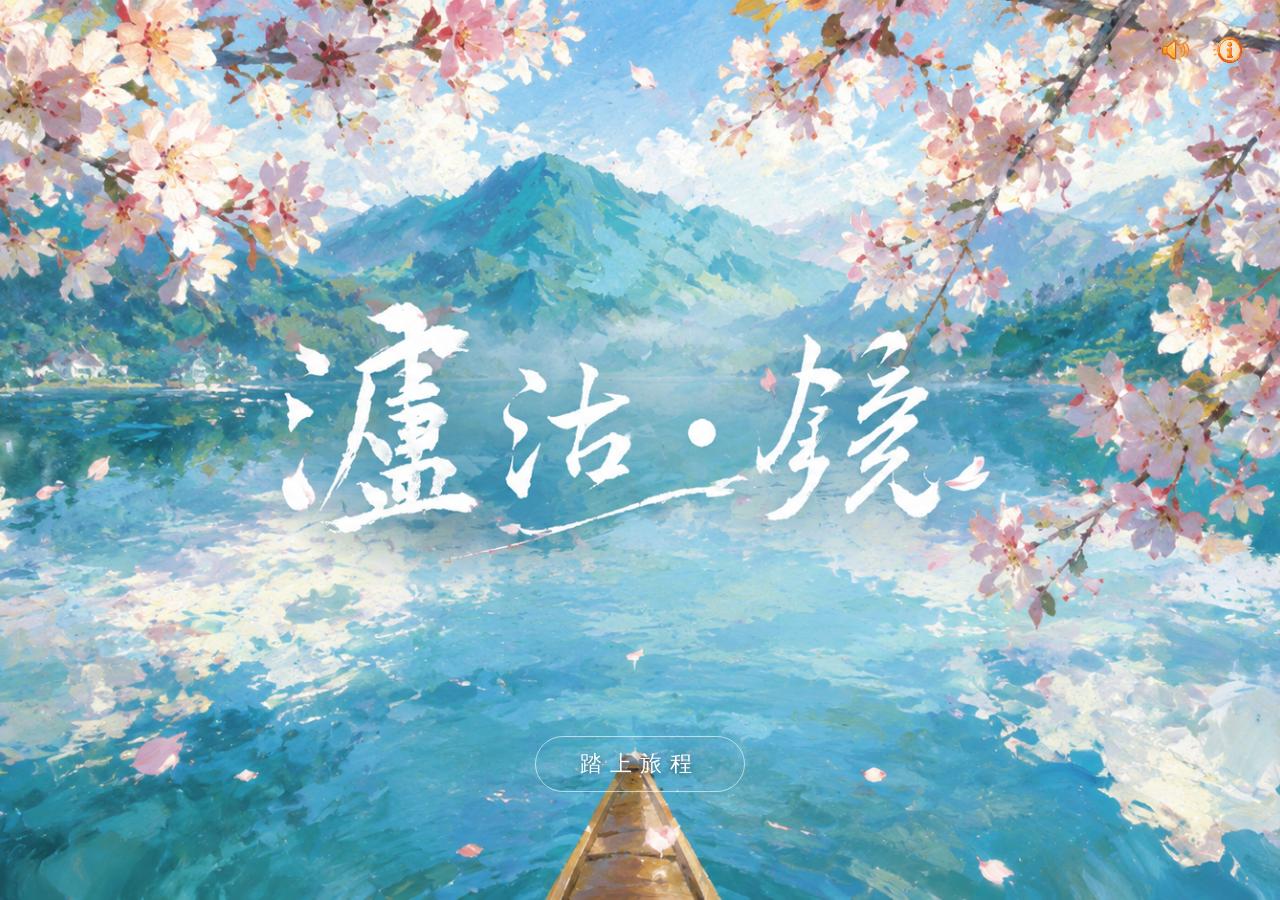
<file: index.html>
<!DOCTYPE html>
<html lang="zh-CN">

<head>
    <meta charset="UTF-8">
    <meta name="viewport" content="width=device-width, initial-scale=1.0">
    <title>泸沽·镜 | Lugu Mirror</title>
    <link rel="stylesheet" href="css/style.css">
</head>

<body class="index-page">

    <!-- 背景音乐 -->
    <audio id="bgm" src="audio/MoonlakeWaiting.mp3" loop></audio>

    <!-- 主概念图（占满全屏） -->
    <img src="images/主概念图.png" alt="泸沽·镜" class="index-bg">

    <!-- 右上角图标区：音乐开关 + 详情简介 -->
    <div class="index-icons">
        <button id="musicToggle" class="icon-btn" title="音乐开关">
            <img src="images/icon-music-on.png" alt="音乐">
        </button>
        <button id="infoToggle" class="icon-btn" title="详情简介">
            <img src="images/icon-info.png" alt="详情">
        </button>
    </div>

    <!-- 详情简介面板（默认隐藏） -->
    <div id="infoPanel" class="info-panel">
        <div class="info-panel-inner">
            <button id="infoClose" class="info-close" title="关闭">×</button>
            <h2>泸沽·镜</h2>
            <p>一个关于摩梭文化的沉浸式科普作品</p>
            <p>视觉小说 * 视听博物馆</p>
            <div class="info-footer">溪呐咪制作组</div>
        </div>
    </div>

    <!-- 踏上旅程 -->
    <div class="journey-btn" onclick="location.href='overview.html'">
        踏上旅程
    </div>

    <script src="js/index.js"></script>

</body>

</html>
</file>
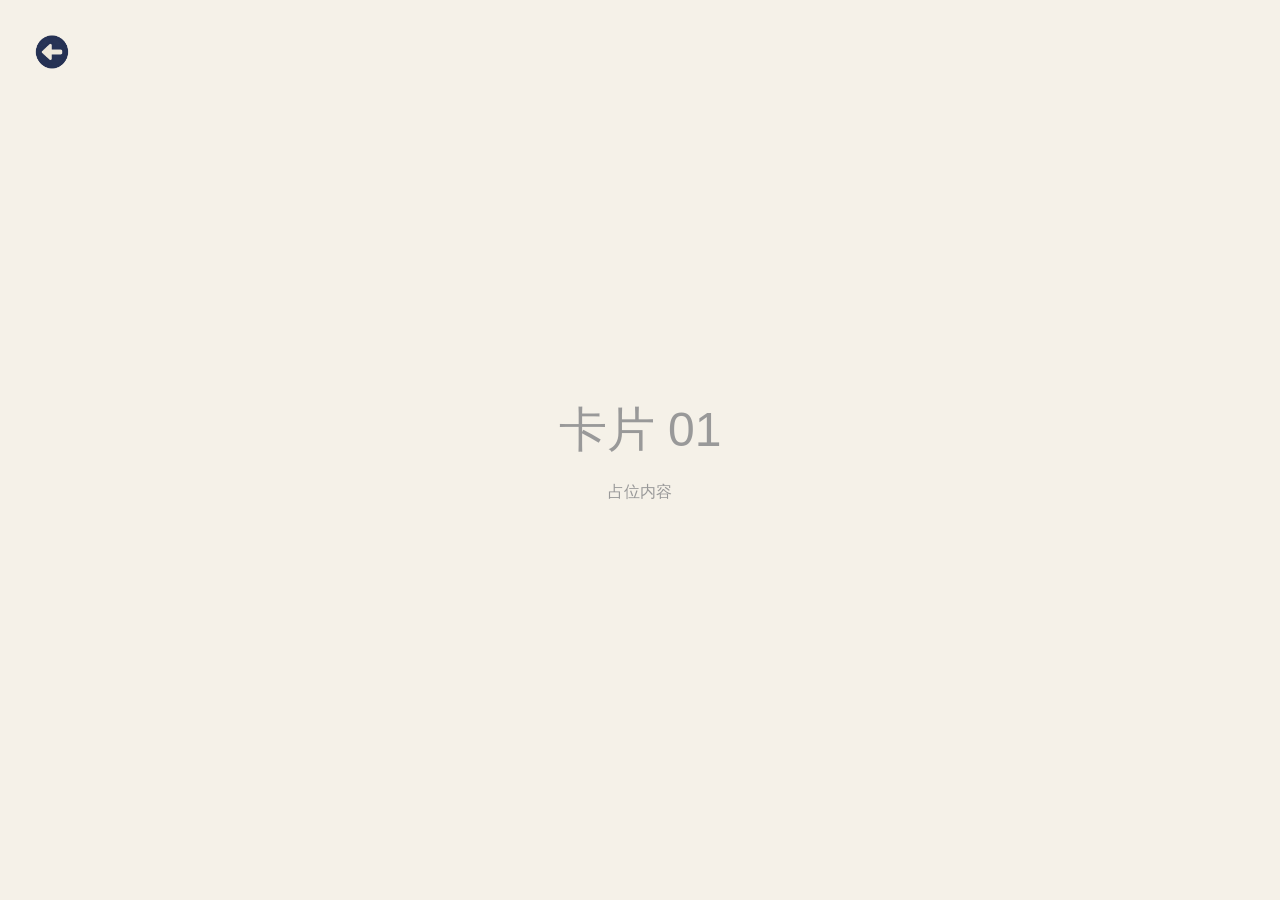
<file: card01.html>
<!DOCTYPE html>
<html lang="zh-CN">

<head>
    <meta charset="UTF-8">
    <meta name="viewport" content="width=device-width, initial-scale=1.0">
    <title>卡片 01 | 泸沽·镜</title>
    <link rel="stylesheet" href="css/style.css">
</head>

<body class="card-page">

    <div class="card-placeholder">
        <h1>卡片 01</h1>
        <p>占位内容</p>
    </div>

    <a href="lib.html" class="back-btn">
        <img src="images/icon-back.png" alt="返回">
    </a>

</body>

</html>
</file>
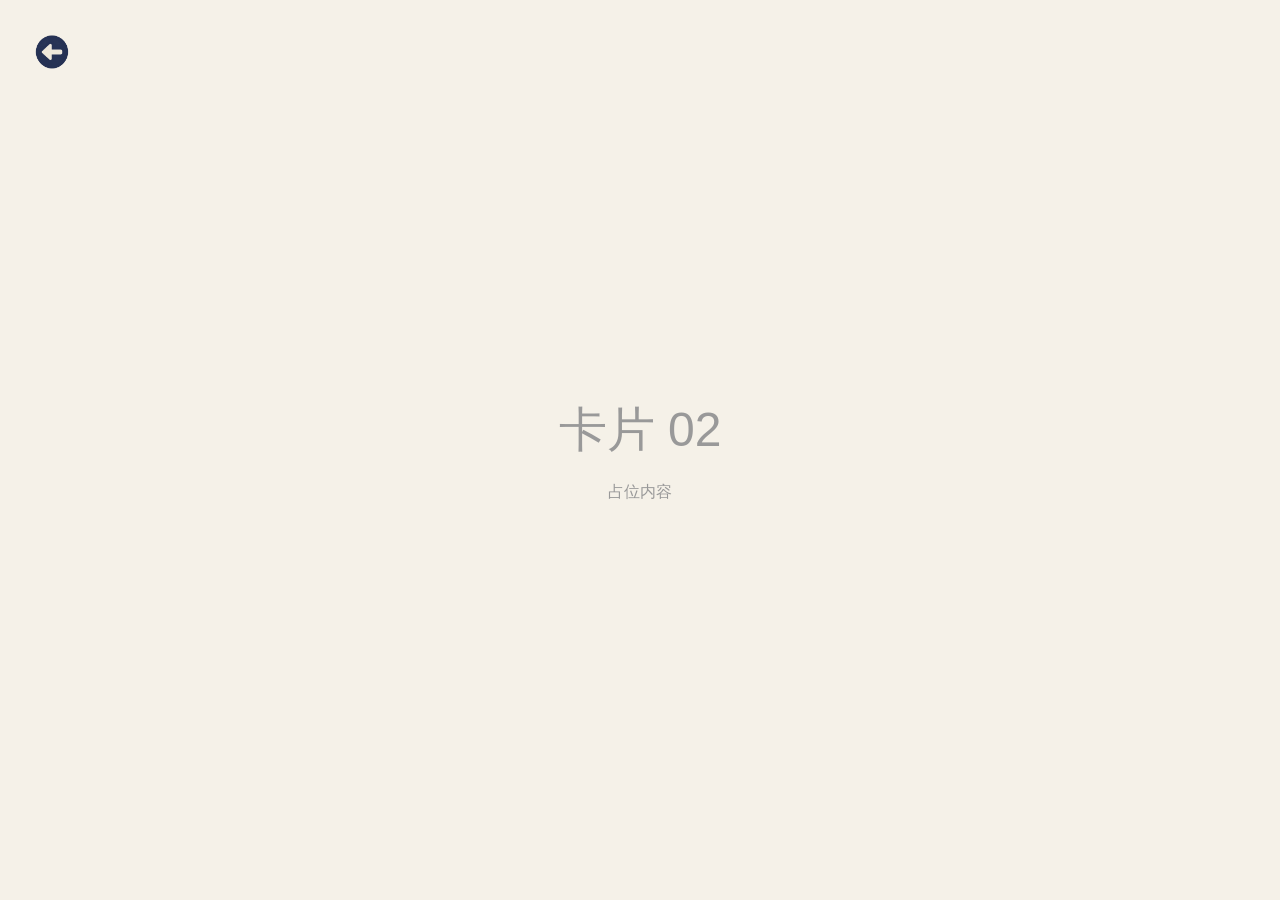
<file: card02.html>
<!DOCTYPE html>
<html lang="zh-CN">

<head>
    <meta charset="UTF-8">
    <meta name="viewport" content="width=device-width, initial-scale=1.0">
    <title>卡片 02 | 泸沽·镜</title>
    <link rel="stylesheet" href="css/style.css">
</head>

<body class="card-page">

    <div class="card-placeholder">
        <h1>卡片 02</h1>
        <p>占位内容</p>
    </div>

    <a href="lib.html" class="back-btn">
        <img src="images/icon-back.png" alt="返回">
    </a>

</body>

</html>
</file>
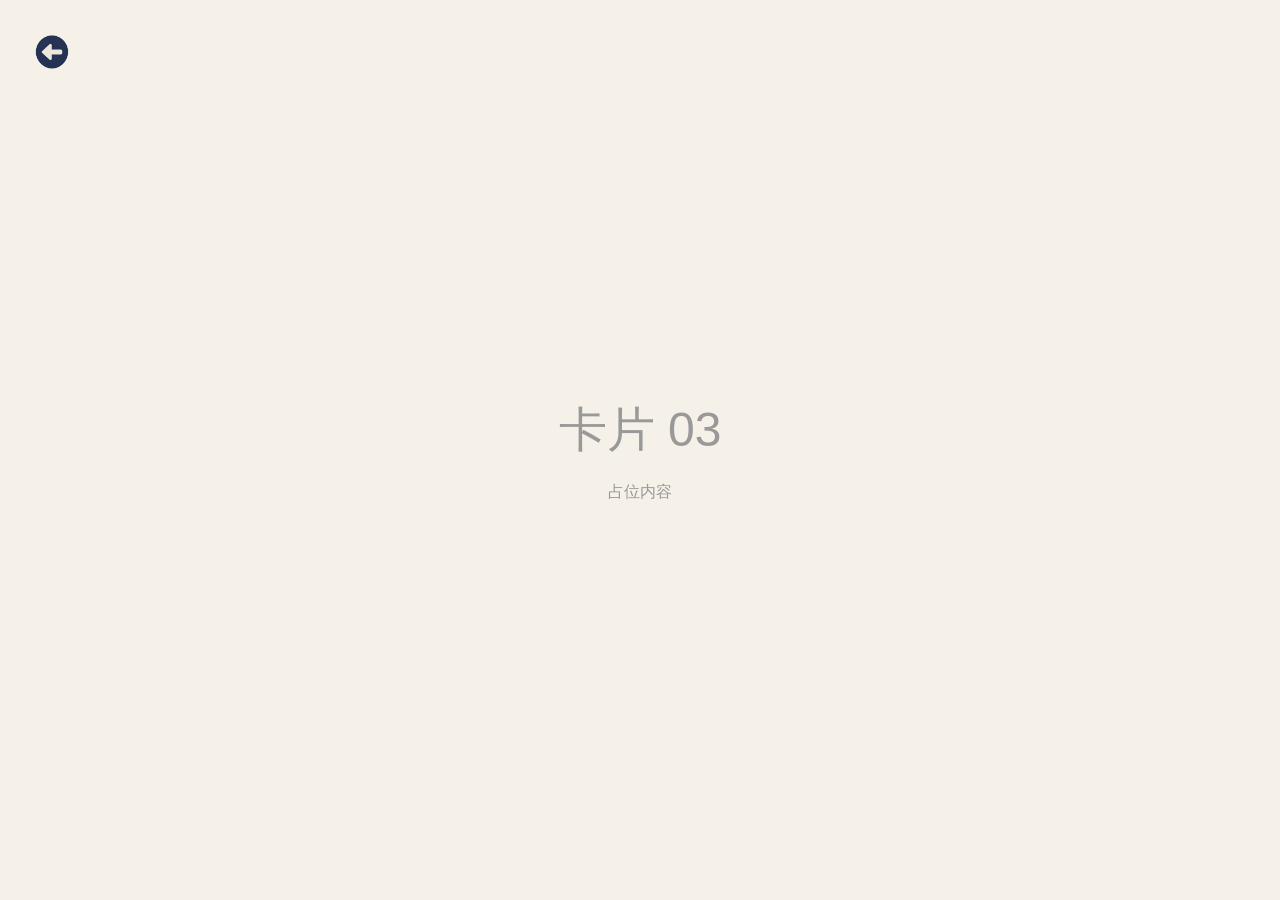
<file: card03.html>
<!DOCTYPE html>
<html lang="zh-CN">

<head>
    <meta charset="UTF-8">
    <meta name="viewport" content="width=device-width, initial-scale=1.0">
    <title>卡片 03 | 泸沽·镜</title>
    <link rel="stylesheet" href="css/style.css">
</head>

<body class="card-page">

    <div class="card-placeholder">
        <h1>卡片 03</h1>
        <p>占位内容</p>
    </div>

    <a href="lib.html" class="back-btn">
        <img src="images/icon-back.png" alt="返回">
    </a>

</body>

</html>
</file>
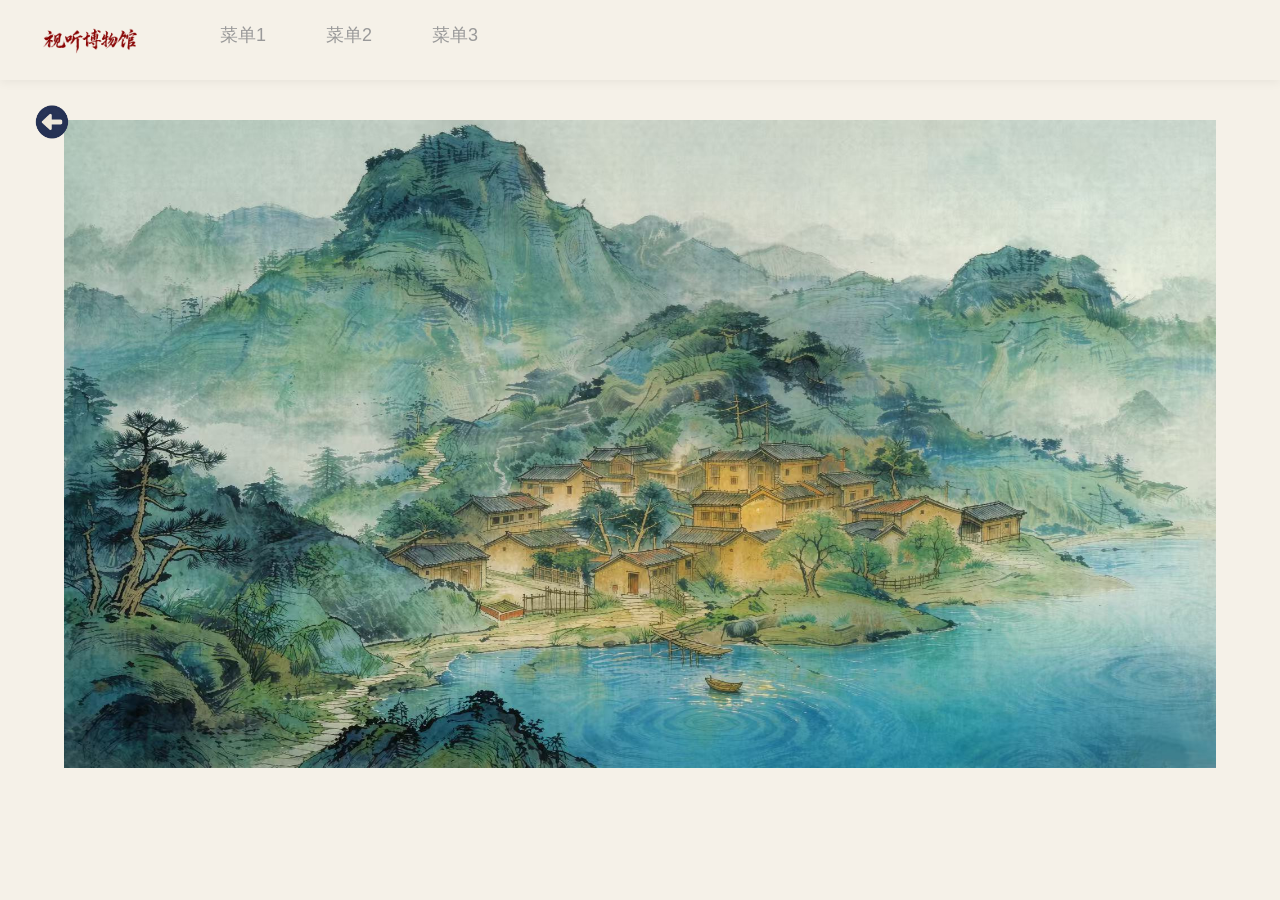
<file: lib.html>
<!DOCTYPE html>
<html lang="zh-CN">

<head>
    <meta charset="UTF-8">
    <meta name="viewport" content="width=device-width, initial-scale=1.0">
    <title>视听博物馆 | 泸沽·镜</title>
    <link rel="stylesheet" href="css/style.css">
</head>

<body class="lib-page">

    <!-- 返回键 -->
    <a href="overview.html" class="back-btn">
        <img src="images/icon-back.png" alt="返回">
    </a>

    <!-- 固定菜单栏 -->
    <nav class="lib-nav">
        <img src="images/视听博物馆.png" alt="视听博物馆" class="lib-logo">
        <div class="lib-menu">
            <span class="menu-item">菜单1</span>
            <span class="menu-item">菜单2</span>
            <span class="menu-item">菜单3</span>
        </div>
    </nav>

    <!-- 地图区域 -->
    <div class="map-container">
        <img src="images/map.png" alt="文化地图" class="map-img">

        <!-- 三个可点击热点：位置和大小后续调整 -->
        <div class="hotspot" style="left: 8%;  top: 30%; width: 22%; height: 35%;"
            onclick="location.href='card01.html'"></div>
        <div class="hotspot" style="left: 39%; top: 30%; width: 22%; height: 35%;"
            onclick="location.href='card02.html'"></div>
        <div class="hotspot" style="left: 70%; top: 30%; width: 22%; height: 35%;"
            onclick="location.href='card03.html'"></div>
    </div>

    <script src="js/lib.js"></script>
</body>

</html>
</file>
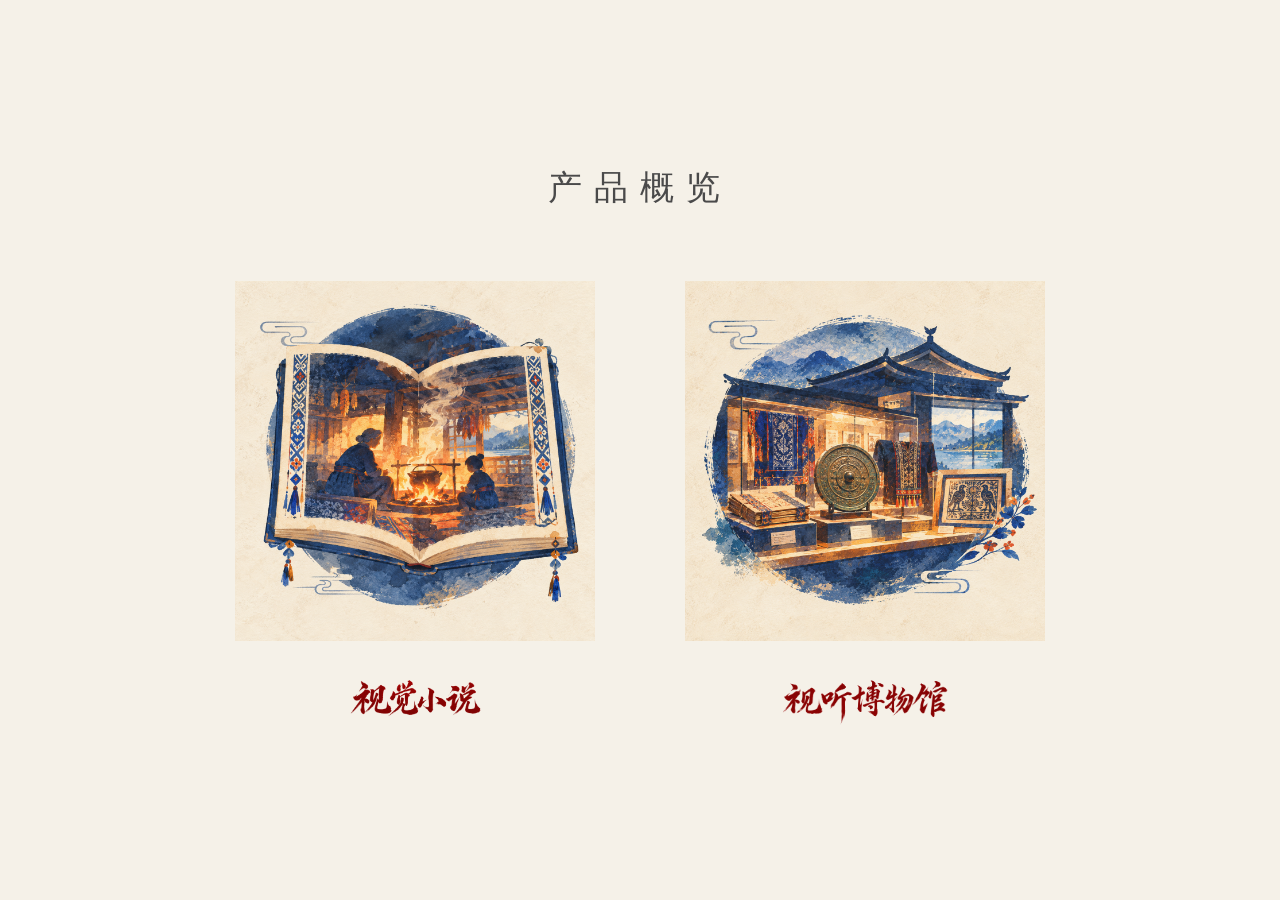
<file: overview.html>
<!DOCTYPE html>
<html lang="zh-CN">

<head>
    <meta charset="UTF-8">
    <meta name="viewport" content="width=device-width, initial-scale=1.0">
    <title>产品概览 | 泸沽·镜</title>
    <link rel="stylesheet" href="css/style.css">
</head>

<body class="overview-page">

    <h1 class="page-title">产品概览</h1>

    <div class="overview-container">
        <!-- 左：视觉小说 -->
        <div class="product-card" onclick="location.href='vn.html'">
            <img src="images/vn.png" alt="视觉小说" class="card-img">
            <img src="images/视觉小说.png" alt="视觉小说标签" class="card-label">
        </div>

        <!-- 右：视听博物馆 -->
        <div class="product-card" onclick="location.href='lib.html'">
            <img src="images/lib.png" alt="视听博物馆" class="card-img">
            <img src="images/视听博物馆.png" alt="视听博物馆标签" class="card-label">
        </div>
    </div>

</body>

</html>
</file>
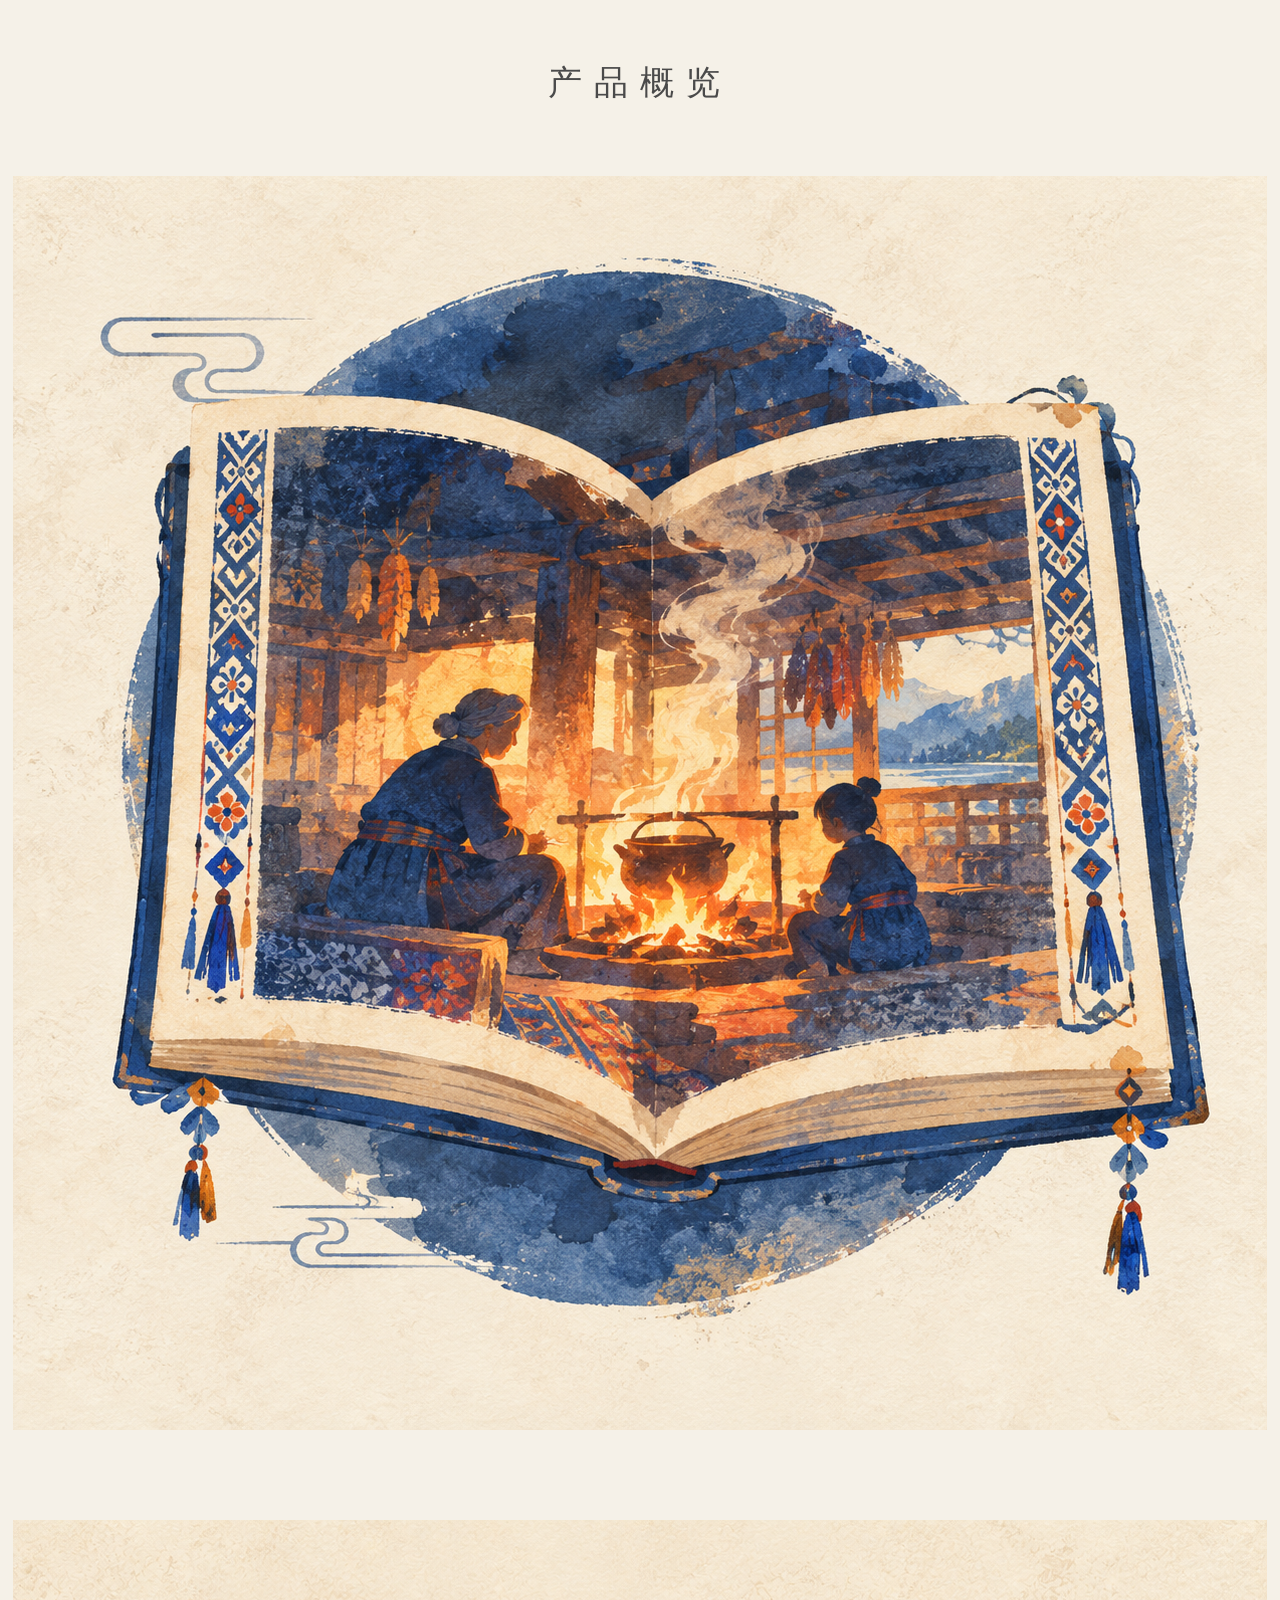
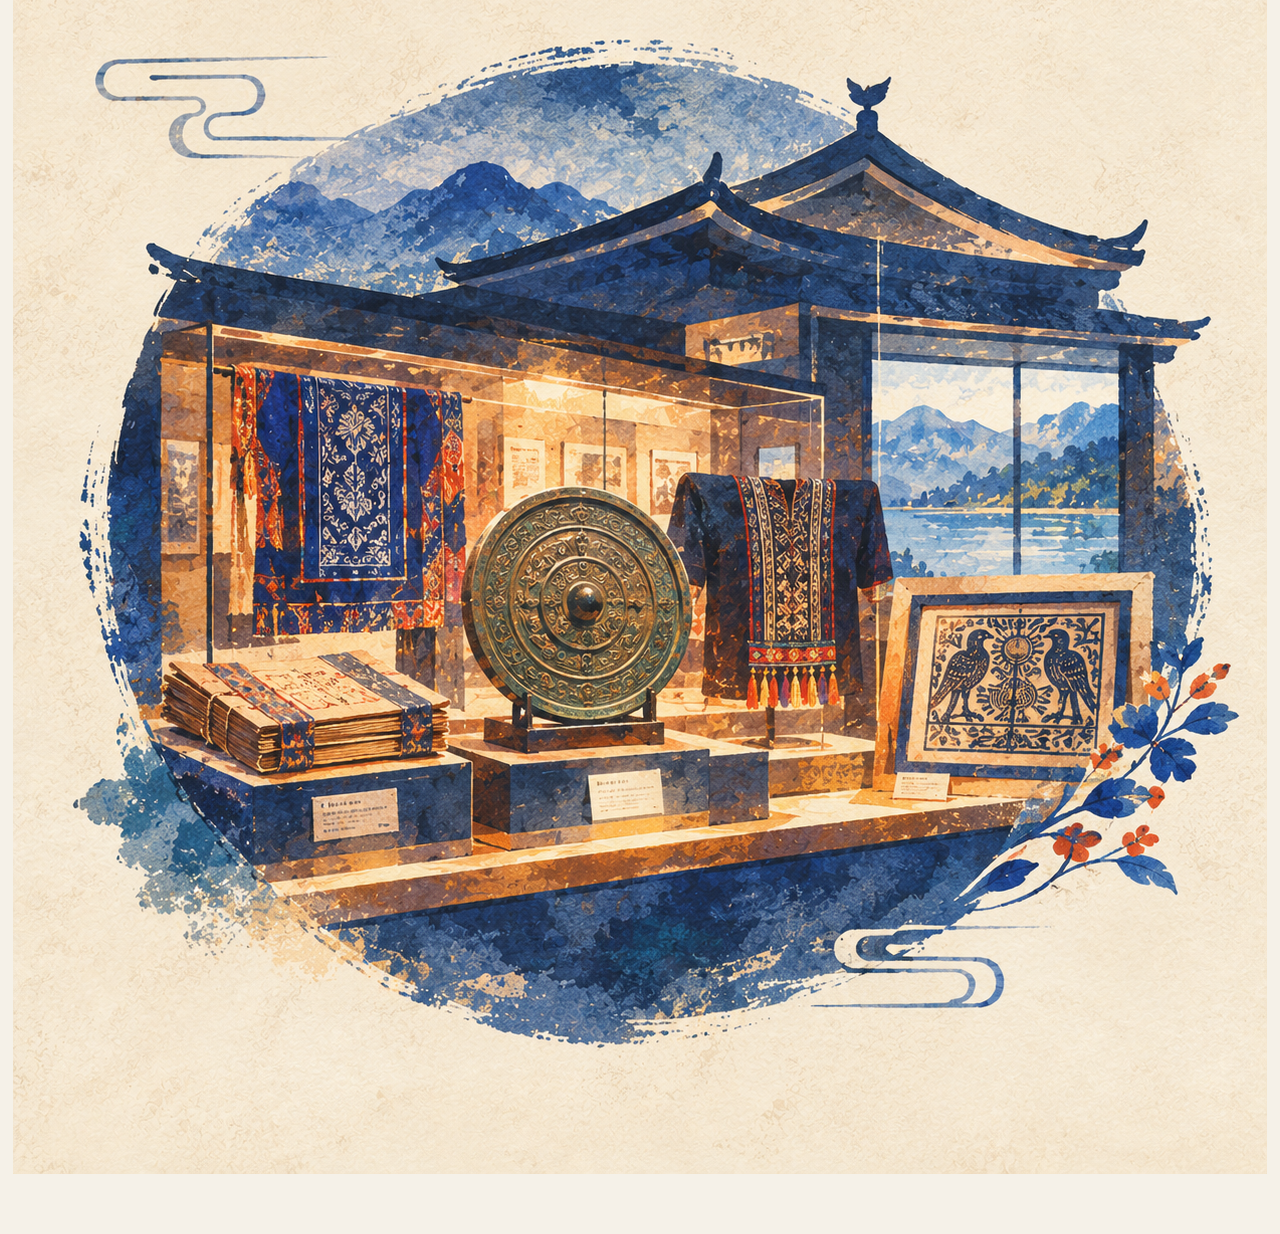
<file: overviww.html>
<!DOCTYPE html>
<html lang="zh-CN">

<head>
    <meta charset="UTF-8">
    <meta name="viewport" content="width=device-width, initial-scale=1.0">
    <title>产品概览 | 泸沽·镜</title>
    <link rel="stylesheet" href="css/style.css">
</head>

<body class="overview-page">

    <h1 class="page-title">产品概览</h1>

    <div class="overview-container">
        <!-- 左：视觉小说 -->
        <div class="product-card" onclick="location.href='vn.html'">
            <img src="images/vn.png" alt="视觉小说">
        </div>

        <!-- 右：视听博物馆 -->
        <div class="product-card" onclick="location.href='lib.html'">
            <img src="images/lib.png" alt="视听博物馆">
        </div>
    </div>

</body>

</html>
</file>
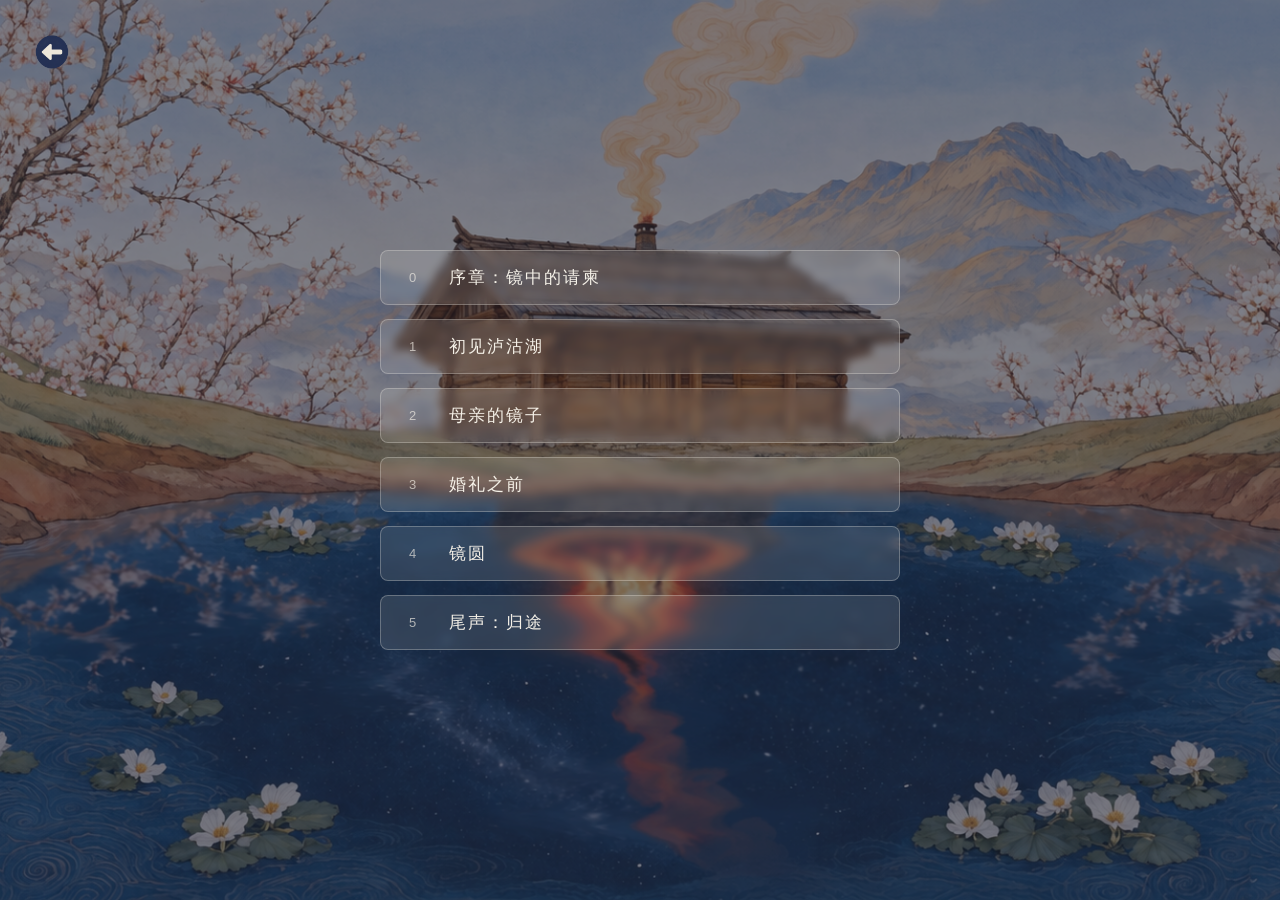
<file: vn.html>
<!DOCTYPE html>
<html lang="zh-CN">

<head>
    <meta charset="UTF-8">
    <meta name="viewport" content="width=device-width, initial-scale=1.0">
    <title>视觉小说 | 泸沽·镜</title>
    <link rel="stylesheet" href="css/style.css">
</head>

<body class="vn-page">

    <!-- 背景层：初始为 vn-bg.png -->
    <div class="vn-bg" id="vnBg"></div>

    <!-- 灰色蒙版 -->
    <div class="vn-overlay"></div>

    <!-- 章节菜单 -->
    <div class="vn-menu">
        <button class="vn-chapter" data-bg="images/vn-bg0.png">
            <span class="vn-num">0</span>
            <span class="vn-title">序章：镜中的请柬</span>
        </button>
        <button class="vn-chapter" data-bg="images/vn-bg1.png">
            <span class="vn-num">1</span>
            <span class="vn-title">初见泸沽湖</span>
        </button>
        <button class="vn-chapter" data-bg="images/vn-bg2.jpg">
            <span class="vn-num">2</span>
            <span class="vn-title">母亲的镜子</span>
        </button>
        <button class="vn-chapter" data-bg="images/vn-bg3.jpg">
            <span class="vn-num">3</span>
            <span class="vn-title">婚礼之前</span>
        </button>
        <button class="vn-chapter" data-bg="images/vn-bg4.jpg">
            <span class="vn-num">4</span>
            <span class="vn-title">镜圆</span>
        </button>
        <button class="vn-chapter" data-bg="images/vn-bg5.jpg">
            <span class="vn-num">5</span>
            <span class="vn-title">尾声：归途</span>
        </button>
    </div>

    <!-- 返回按钮 -->
    <a href="overview.html" class="back-btn">
        <img src="images/icon-back.png" alt="返回">
    </a>

    <script src="js/vn.js"></script>
</body>

</html>
</file>
<file: css/style.css>
/* ==================== 全局 ==================== */
* {
    margin: 0;
    padding: 0;
    box-sizing: border-box;
}

body {
    font-family: -apple-system, "PingFang SC", "Microsoft YaHei", sans-serif;
    background: #f5f1e8;
    color: #333;
}

/* ==================== 00 Index ==================== */
.index-page {
    width: 100vw;
    height: 100vh;
    overflow: hidden;
    position: relative;
}

.index-bg {
    width: 100%;
    height: 100%;
    object-fit: cover;
    display: block;
}

/* 右上角图标 */
.index-icons {
    position: absolute;
    top: 30px;
    right: 30px;
    display: flex;
    gap: 16px;
    z-index: 10;
}

.icon-btn {
    background: none;
    border: none;
    cursor: pointer;
    padding: 0;
    transition: transform 0.2s, opacity 0.2s;
}

.icon-btn:hover {
    transform: scale(1.1);
    opacity: 0.8;
}

.icon-btn img {
    width: 40px;
    height: 40px;
    display: block;
}

/* 详情简介面板 */
.info-panel {
    position: fixed;
    inset: 0;
    background: rgba(0, 0, 0, 0.6);
    display: none;
    align-items: center;
    justify-content: center;
    z-index: 100;
}

.info-panel.show {
    display: flex;
}

.info-panel-inner {
    position: relative;
    /* 让 × 可以绝对定位 */
    background: #f5f1e8;
    padding: 50px 60px 30px;
    /* 上方多留一点给 × */
    border-radius: 12px;
    text-align: center;
    max-width: 500px;
    line-height: 1.8;
}

/* × 关闭按钮 */
.info-close {
    position: absolute;
    top: 12px;
    right: 16px;
    background: none;
    border: none;
    font-size: 26px;
    line-height: 1;
    color: #999;
    cursor: pointer;
    padding: 4px 8px;
    transition: color 0.2s;
}

.info-close:hover {
    color: #8B0000;
}

/* 标题加粗 */
.info-panel-inner h2 {
    font-size: 28px;
    letter-spacing: 6px;
    margin-bottom: 20px;
    font-weight: 700;
    /* 加粗 */
    color: #4a4a4a;
}

/* 底部制作组小字 */
.info-footer {
    margin-top: 30px;
    font-size: 12px;
    letter-spacing: 2px;
    color: #aaa;
    text-align: center;
}

/* 踏上旅程按钮 */
.journey-btn {
    position: absolute;
    bottom: 12%;
    left: 50%;
    transform: translateX(-50%);
    font-size: 22px;
    letter-spacing: 8px;
    color: #fff;
    cursor: pointer;
    padding: 12px 44px;
    border: 1px solid rgba(255, 255, 255, 0.6);
    border-radius: 40px;
    transition: all 0.3s;
    text-shadow: 0 2px 10px rgba(0, 0, 0, 0.5);
    user-select: none;
    white-space: nowrap;
}

.journey-btn:hover {
    background: rgba(255, 255, 255, 0.15);
    letter-spacing: 10px;
}

/* ==================== 01 Overview ==================== */
.overview-page {
    min-height: 100vh;
    display: flex;
    flex-direction: column;
    align-items: center;
    justify-content: center;
    padding: 60px 40px;
}

.page-title {
    font-size: 34px;
    letter-spacing: 12px;
    color: #4a4a4a;
    margin-bottom: 70px;
    font-weight: 400;
}

.overview-container {
    display: flex;
    gap: 90px;
    align-items: flex-start;
    justify-content: center;
    flex-wrap: wrap;
}

/* 单个产品卡片（图片 + 说明图） */
.product-card {
    display: flex;
    flex-direction: column;
    align-items: center;
    gap: 24px;
    cursor: pointer;
    transition: transform 0.4s ease, filter 0.4s ease;
}

/* 卡片主图 */
.card-img {
    width: 360px;
    display: block;
}

/* 说明图 */
.card-label {
    height: 70px;
    /* 统一高度，两张图对齐 */
    width: auto;
    object-fit: contain;
    /* 保持比例，不拉伸 */
    display: block;
    transition: opacity 0.3s ease;
}

/* 悬停时整卡上浮 */
.product-card:hover {
    transform: translateY(-20px);
    filter: drop-shadow(0 25px 30px rgba(0, 0, 0, 0.25));
}

/* 悬停时说明图也稍微提亮 */
.product-card:hover .card-label {
    opacity: 1;
}

/* ==================== 02 VN ==================== */
.vn-page {
    width: 100vw;
    height: 100vh;
    overflow: hidden;
    position: relative;
    background: #0a0e1a;
}

/* 背景层：支持淡入淡出切换 */
.vn-bg {
    position: absolute;
    inset: 0;
    background-image: url('../images/vn-bg.png');
    background-size: cover;
    background-position: center;
    transition: opacity 0.5s ease;
}

/* 灰色蒙版 */
.vn-overlay {
    position: absolute;
    inset: 0;
    background: rgba(20, 25, 40, 0.55);
    pointer-events: none;
}

/* 章节菜单容器 */
.vn-menu {
    position: absolute;
    top: 50%;
    left: 50%;
    transform: translate(-50%, -50%);
    display: flex;
    flex-direction: column;
    gap: 14px;
    width: 520px;
    max-width: 85vw;
    z-index: 10;
}

/* 单个章节框 */
.vn-chapter {
    display: flex;
    align-items: center;
    gap: 18px;
    padding: 15px 28px;
    background: rgba(245, 241, 232, 0.12);
    border: 1px solid rgba(245, 241, 232, 0.28);
    border-radius: 8px;
    color: #f5f1e8;
    font-size: 17px;
    letter-spacing: 2px;
    cursor: pointer;
    transition: all 0.3s ease;
    backdrop-filter: blur(4px);
    -webkit-backdrop-filter: blur(4px);
    text-align: left;
    font-family: inherit;
}

.vn-chapter:hover {
    background: rgba(54, 58, 105, 0.55);
    border-color: rgba(245, 241, 232, 0.6);
    transform: translateX(10px);
    box-shadow: 0 0 24px rgba(32, 33, 114, 0.35);
}

.vn-chapter.active {
    background: rgba(27, 34, 100, 0.75);
    border-color: #f5f1e8;
    box-shadow: 0 0 30px rgba(39, 44, 110, 0.5);
}

.vn-num {
    font-size: 13px;
    opacity: 0.65;
    min-width: 22px;
    font-weight: 300;
}

.vn-title {
    flex: 1;
}

/* ==================== 03 Lib ==================== */
.lib-page {
    min-height: 100vh;
    padding-top: 80px;
}

.lib-nav {
    position: fixed;
    top: 0;
    left: 0;
    right: 0;
    height: 80px;
    background: #f5f1e8;
    display: flex;
    align-items: center;
    padding: 0 40px;
    box-shadow: 0 2px 10px rgba(0, 0, 0, 0.06);
    z-index: 50;
}

.lib-logo {
    height: 40px;
    margin-right: 80px;
}

.lib-menu {
    display: flex;
    gap: 60px;
}

.menu-item {
    color: #999;
    font-size: 18px;
    cursor: pointer;
    position: relative;
    padding-bottom: 10px;
    transition: color 0.3s;
    user-select: none;
}

/* 下划线：与文字留有一定距离 */
.menu-item::after {
    content: '';
    position: absolute;
    left: 0;
    bottom: 0;
    width: 100%;
    height: 2px;
    background: #8B0000;
    transform: scaleX(0);
    transform-origin: left;
    transition: transform 0.3s ease;
}

.menu-item:hover::after {
    transform: scaleX(1);
}

.menu-item.active {
    color: #8B0000;
}

/* 地图 */
.map-container {
    position: relative;
    width: 90%;
    max-width: 1400px;
    margin: 40px auto;
}

.map-img {
    width: 100%;
    display: block;
}

.hotspot {
    position: absolute;
    cursor: pointer;
    border-radius: 8px;
    transition: background 0.3s;
    /* 调试用：取消下一行注释可看到热点位置 */
    /* border: 1px dashed red; */
}

.hotspot:hover {
    background: rgba(139, 0, 0, 0.1);
}

/* ==================== 04-06 卡片页 ==================== */
.card-page {
    min-height: 100vh;
    display: flex;
    flex-direction: column;
    align-items: center;
    justify-content: center;
    position: relative;
}

.card-placeholder {
    text-align: center;
    color: #999;
}

.card-placeholder h1 {
    font-size: 48px;
    margin-bottom: 20px;
    font-weight: 300;
}

/* ==================== 通用返回键 ==================== */
.back-btn {
    position: fixed;
    top: 30px;
    left: 30px;
    width: 44px;
    height: 44px;
    display: flex;
    align-items: center;
    justify-content: center;
    z-index: 100;
    transition: transform 0.3s ease, opacity 0.3s ease;
}

.back-btn img {
    width: 100%;
    height: 100%;
    display: block;
}

.back-btn:hover {
    transform: scale(1.1);
    opacity: 0.85;
}

/* lib 页的返回键需要避开顶部菜单栏 */
.lib-page .back-btn {
    top: 100px;
}
</file>
